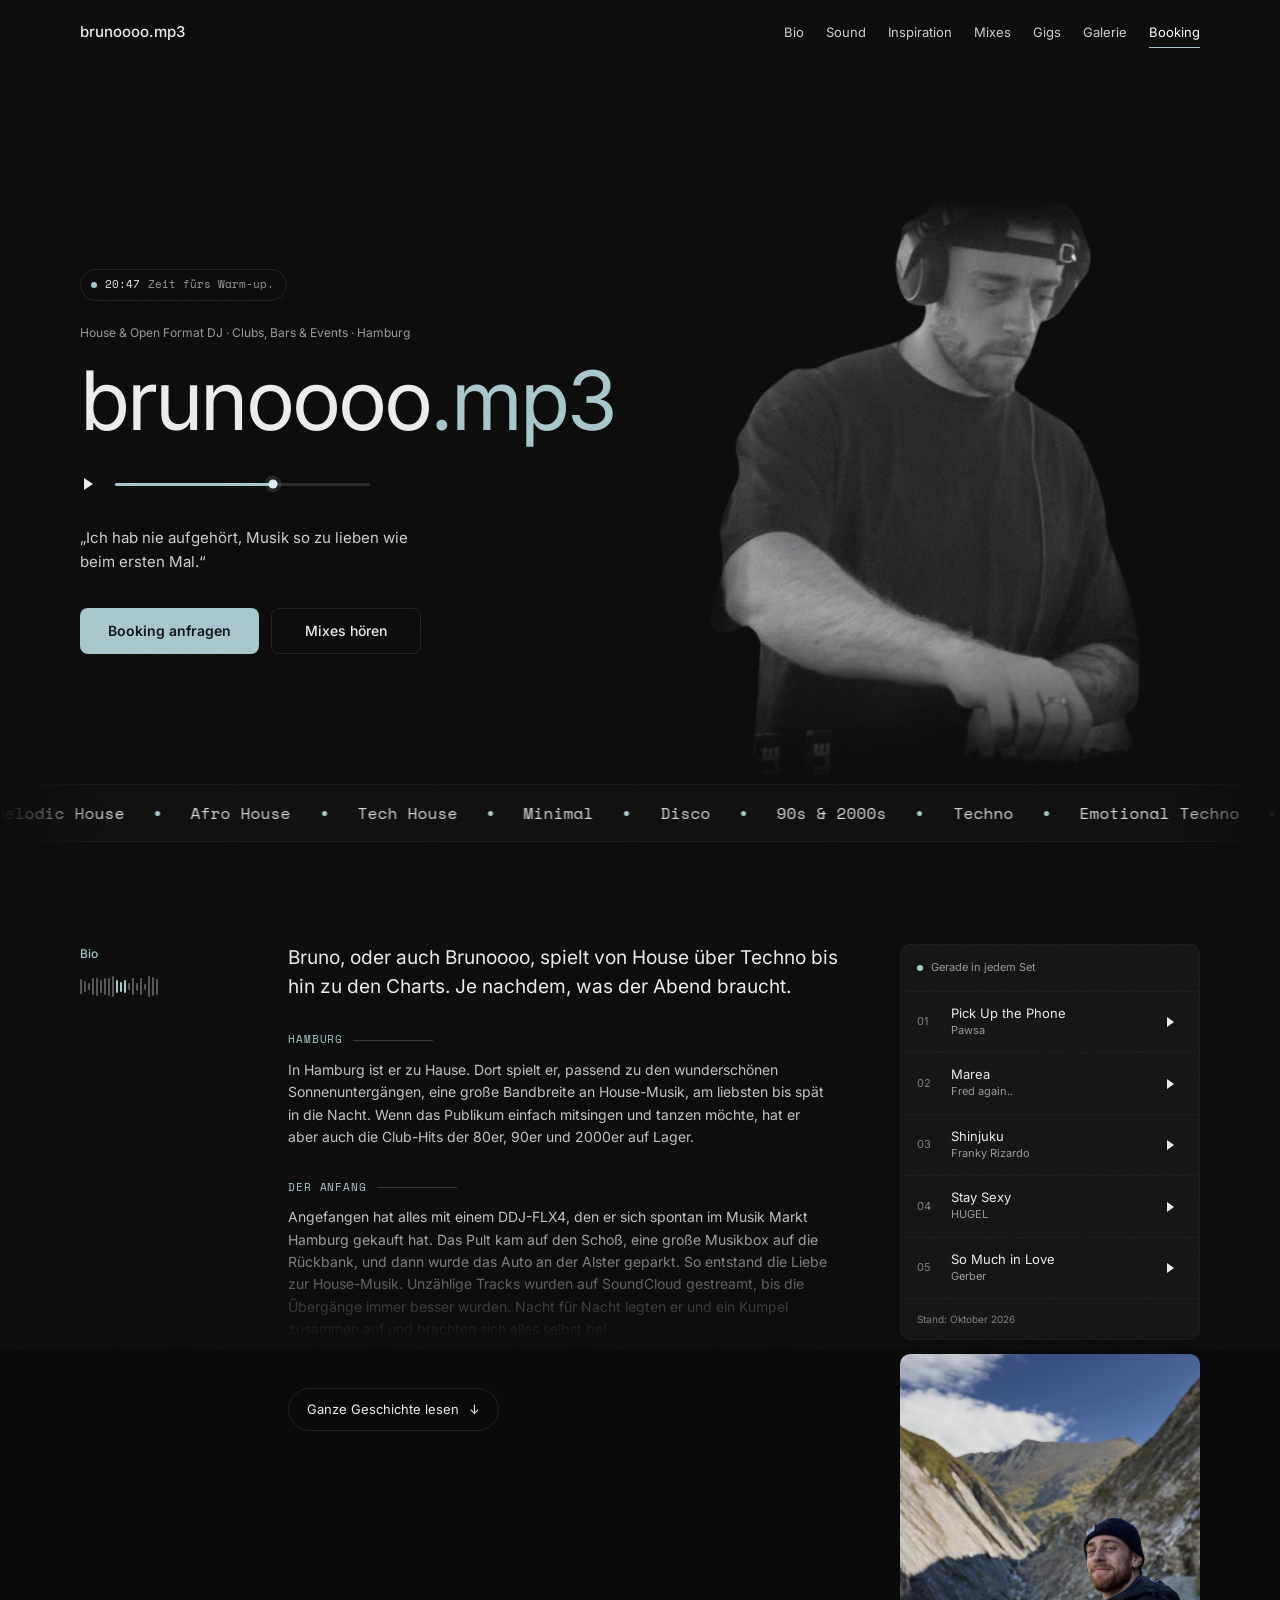
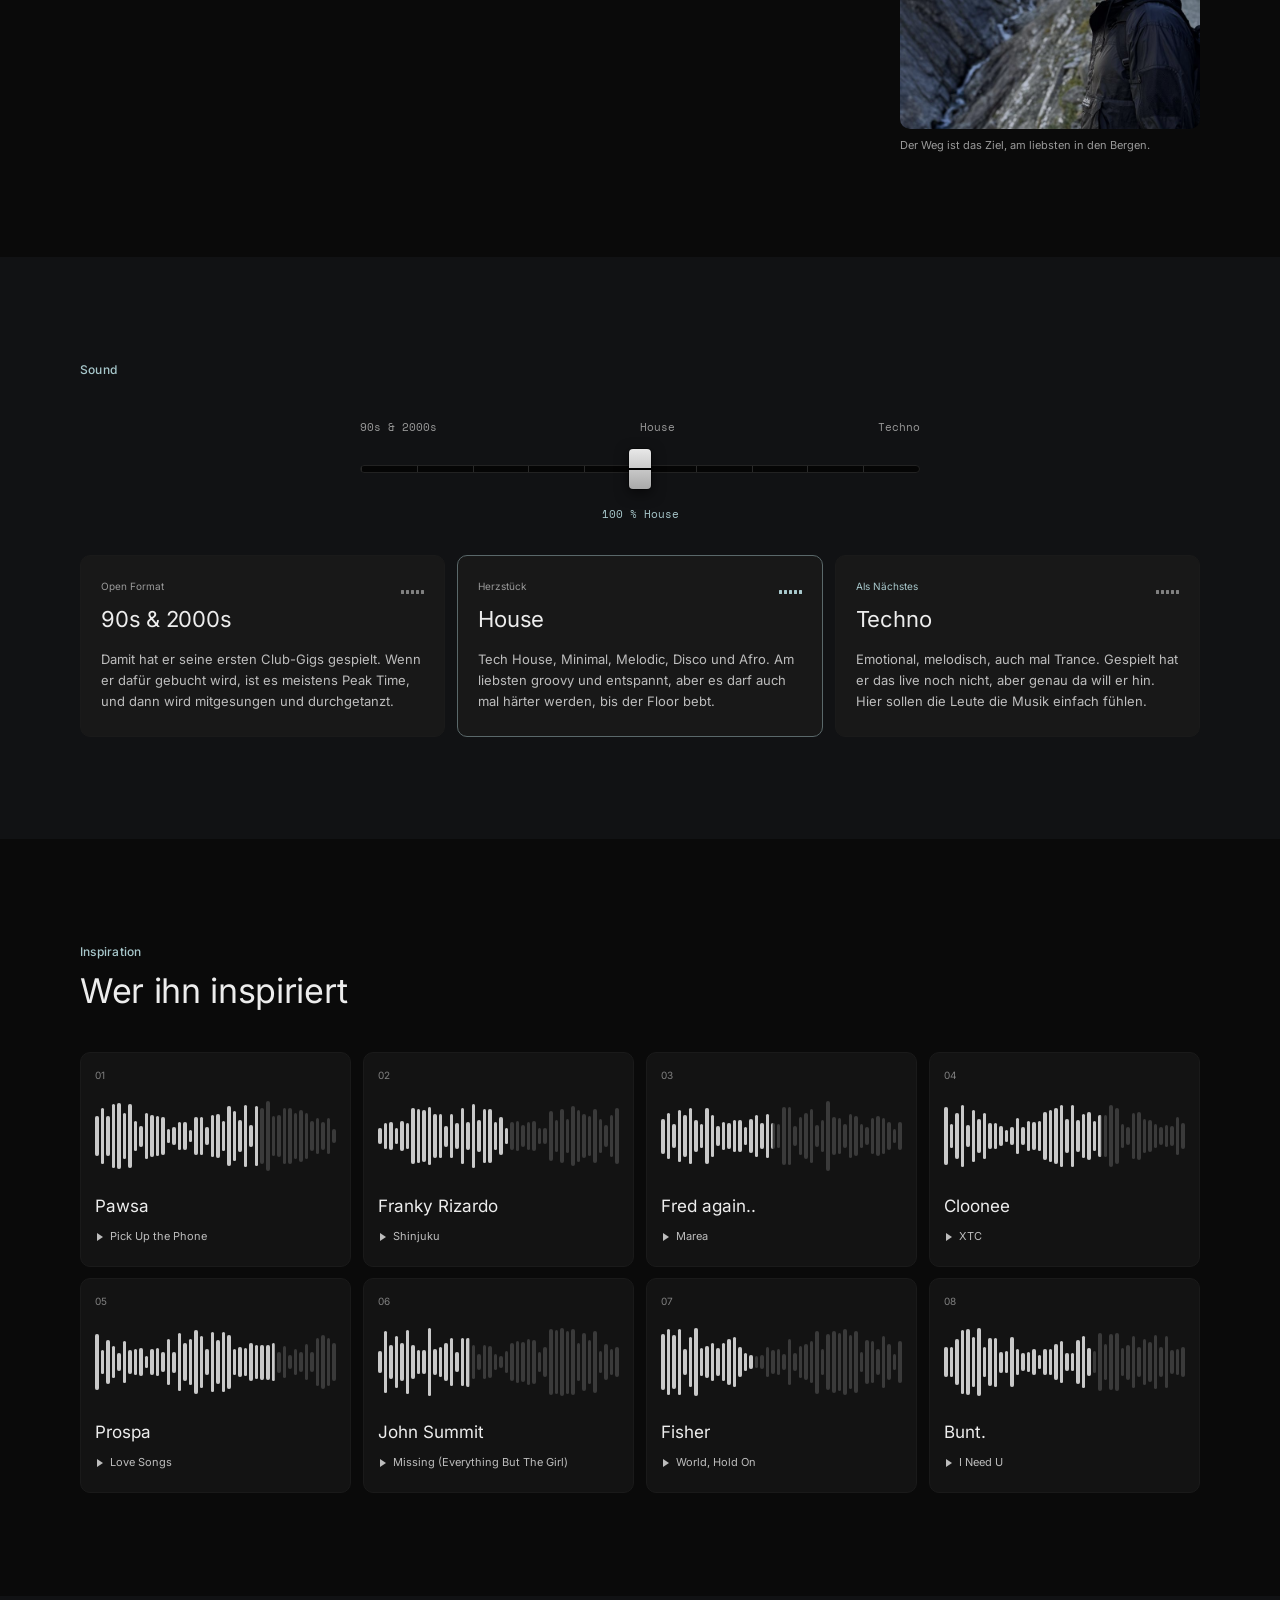
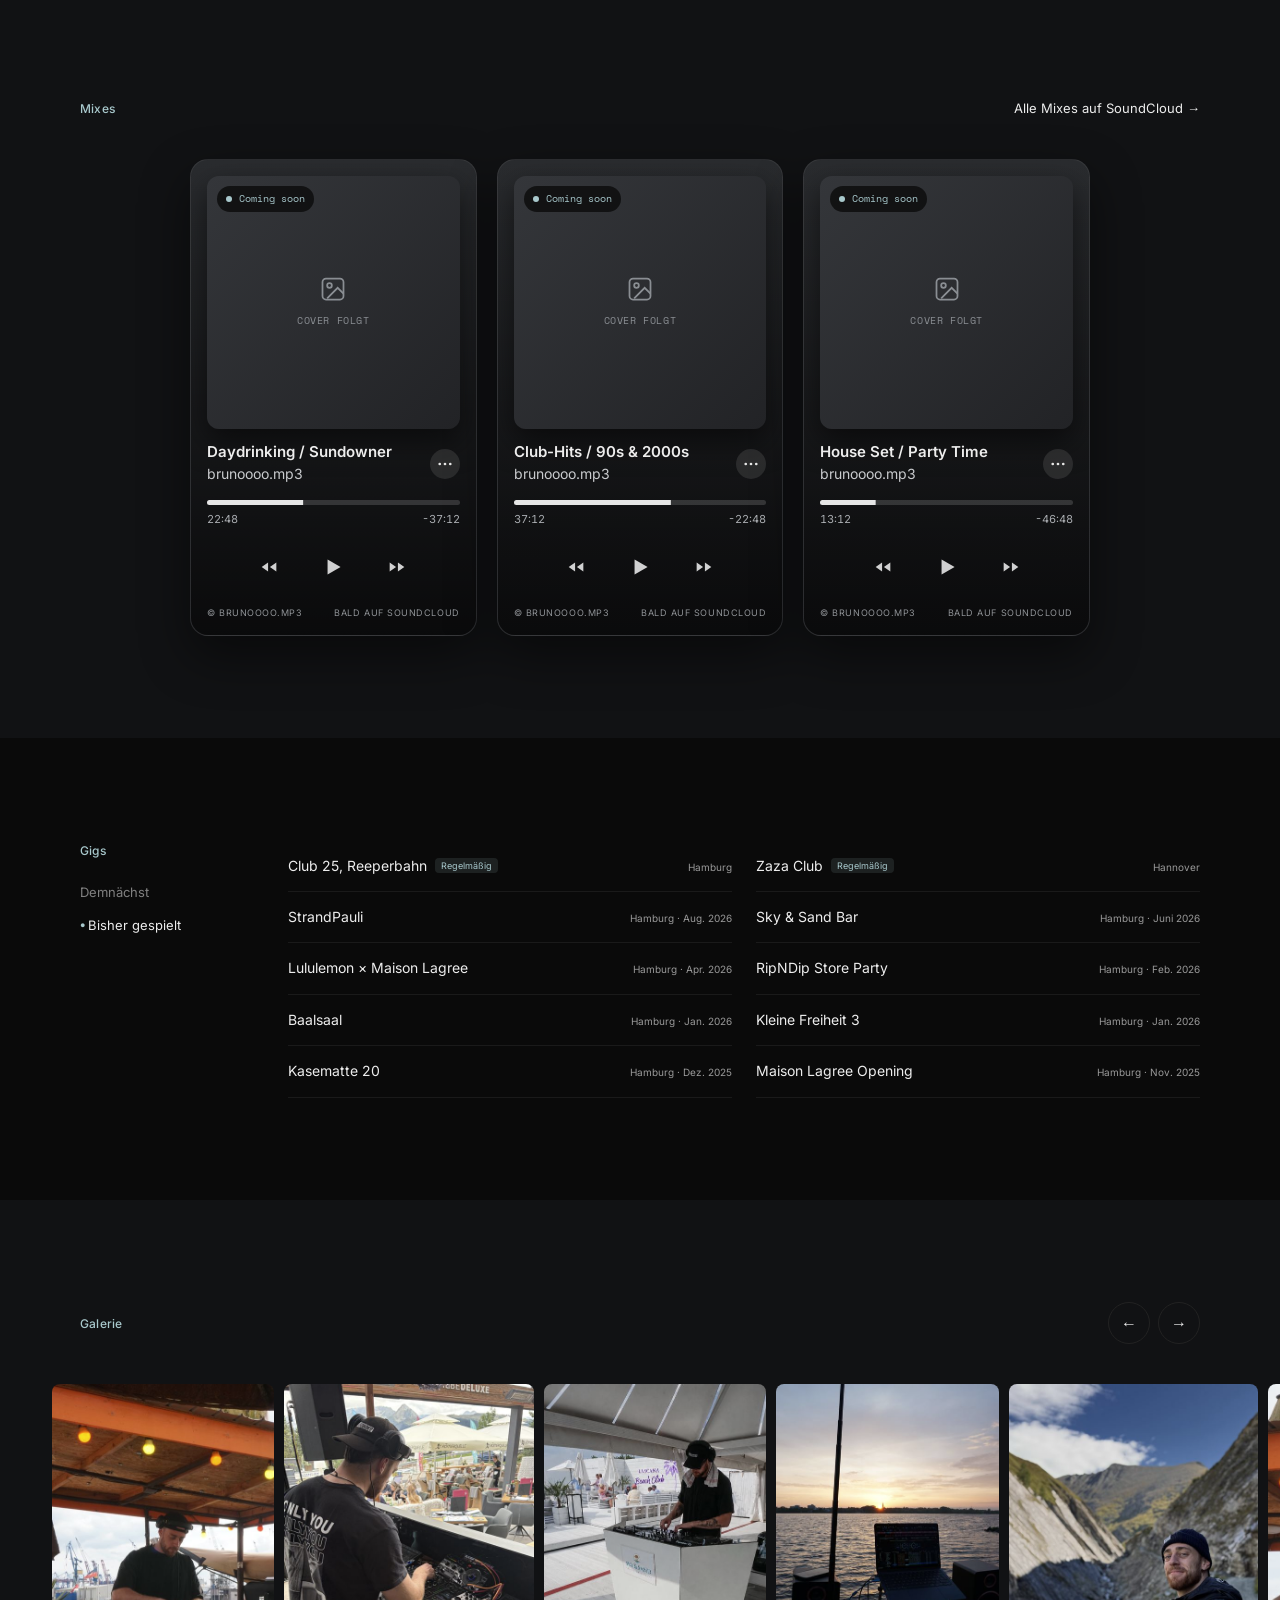
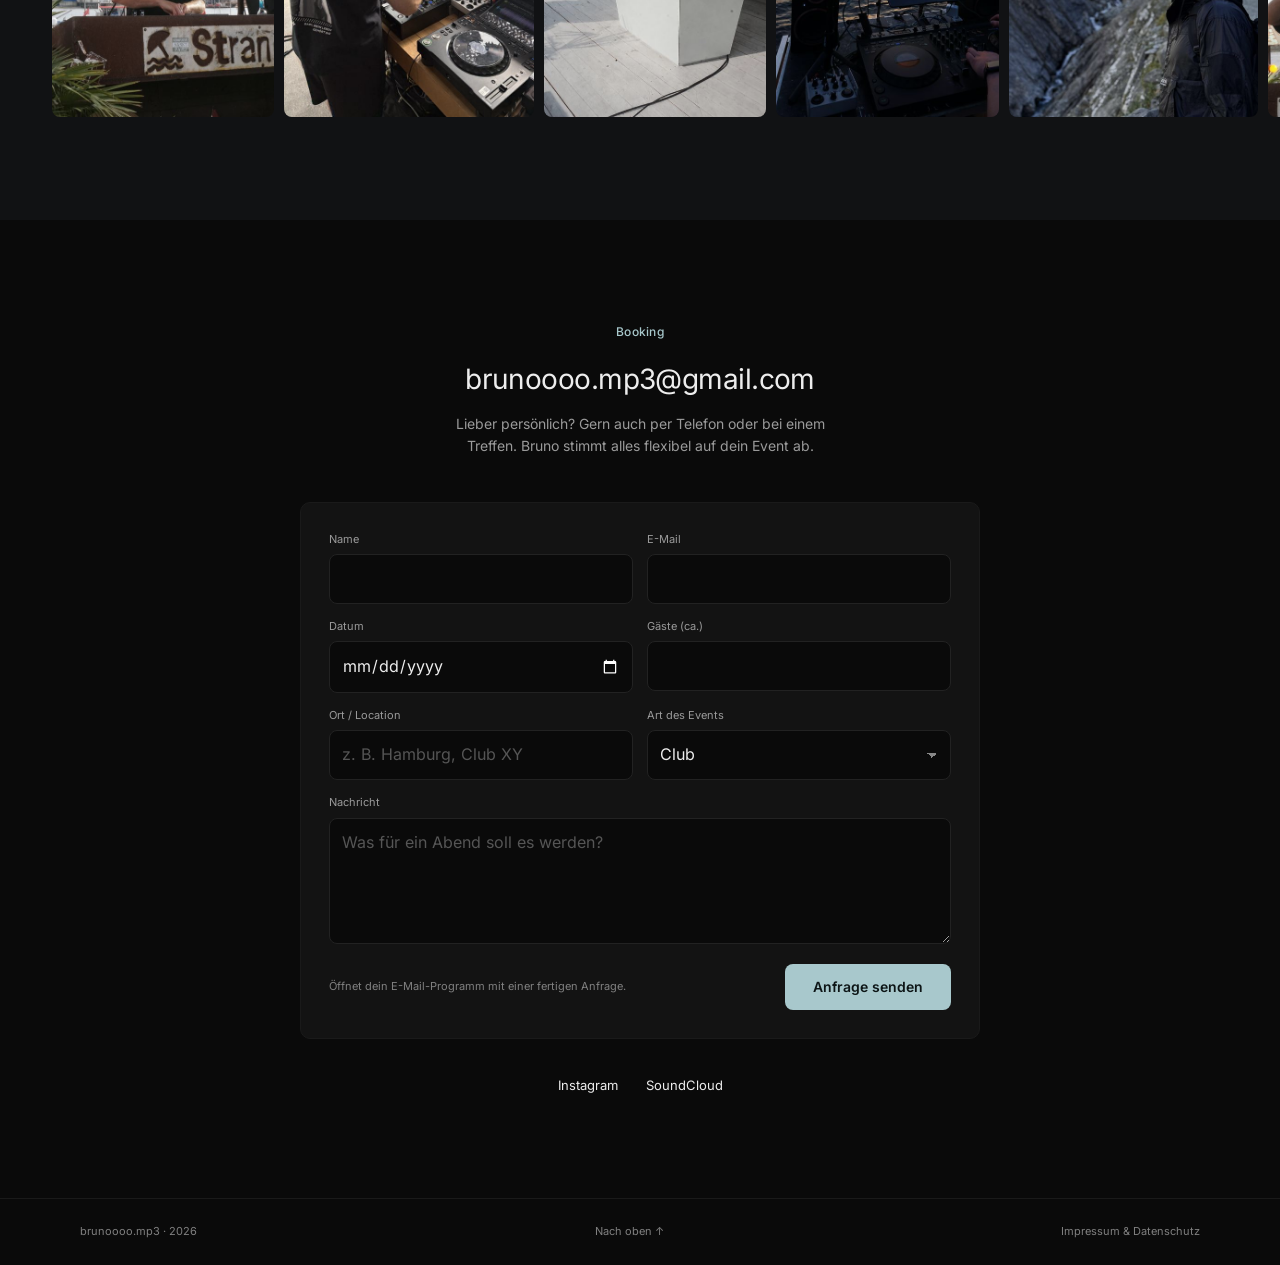
<file: index.html>
<!doctype html>
<html lang="de">
<head>
  <meta charset="utf-8">
  <meta name="viewport" content="width=device-width, initial-scale=1, viewport-fit=cover">
  <title>brunoooo.mp3 – Open Format DJ aus Hamburg</title>
  <meta name="description" content="brunoooo.mp3 – House &amp; Open Format DJ aus Hamburg für Clubs, Bars, Beachclubs und Events. House mit Groove, dazu Club-Hits der 80er, 90er und 2000er. Jetzt Booking anfragen.">
  <meta name="theme-color" content="#0a0a0a">
  <!-- Link-Vorschau (WhatsApp, Instagram, iMessage …). Nach dem Online-Gang og:image und og:url auf die volle Adresse setzen, z. B. https://brunoooo.de/assets/img/og-image.jpg -->
  <meta property="og:type" content="website">
  <meta property="og:locale" content="de_DE">
  <meta property="og:site_name" content="brunoooo.mp3">
  <meta property="og:title" content="brunoooo.mp3 – House &amp; Open Format DJ aus Hamburg">
  <meta property="og:description" content="House mit Groove und Druck, dazu die Club-Hits der 90er und 2000er. Jetzt Booking anfragen.">
  <meta property="og:image" content="assets/img/og-image.jpg">
  <meta property="og:image:width" content="1200">
  <meta property="og:image:height" content="630">
  <meta property="og:image:alt" content="brunoooo.mp3 am DJ-Pult">
  <meta name="twitter:card" content="summary_large_image">
  <link rel="apple-touch-icon" href="assets/img/apple-touch-icon.png">
  <link rel="icon" href="data:image/svg+xml,%3Csvg xmlns='http://www.w3.org/2000/svg' viewBox='0 0 32 32'%3E%3Crect width='32' height='32' rx='8' fill='%230a0a0a'/%3E%3Cg fill='%23a8c8cc'%3E%3Crect x='7' y='12' width='3' height='8' rx='1.5'/%3E%3Crect x='12' y='7' width='3' height='18' rx='1.5'/%3E%3Crect x='17' y='10' width='3' height='12' rx='1.5'/%3E%3Crect x='22' y='13' width='3' height='6' rx='1.5'/%3E%3C/g%3E%3C/svg%3E">
  <link rel="stylesheet" href="css/style.css">
</head>
<body>
  <a class="skip" href="#bio">Zum Inhalt springen</a>

  <!-- ============ NAVIGATION ============ -->
  <header class="nav" id="top">
    <div class="nav__inner">
      <a class="nav__logo" href="#top">brunoooo.mp3</a>
      <nav class="nav__links" aria-label="Hauptnavigation">
        <a href="#bio">Bio</a>
        <a href="#sound">Sound</a>
        <a href="#inspiration">Inspiration</a>
        <a href="#mixes">Mixes</a>
        <a href="#gigs">Gigs</a>
        <a href="#galerie">Galerie</a>
        <a href="#booking">Booking</a>
      </nav>
    </div>
    <div class="scrollbar" aria-hidden="true"><span class="scrollbar__fill"></span></div>
  </header>

  <main>
    <!-- ============ HERO ============ -->
    <section class="hero">
      <div class="hero__inner wrap">
        <div class="hero__text">
          <p class="clock" data-clock></p>
          <p class="eyebrow">House &amp; Open Format DJ · Clubs, Bars &amp; Events · Hamburg</p>
          <h1 class="hero__title">brunoooo<span class="accent">.mp3</span></h1>

          <div class="mini-player" data-hero-player>
            <button class="play" type="button" aria-label="Abspielen"><span class="icon-play"></span></button>
            <div class="mini-player__bar"><span class="mini-player__fill"></span><span class="mini-player__knob"></span></div>
          </div>

          <p class="hero__quote">„Ich hab nie aufgehört, Musik so zu lieben wie beim ersten Mal.“</p>

          <div class="hero__cta">
            <a class="btn btn--primary" href="#booking">Booking anfragen</a>
            <a class="btn btn--ghost" href="#mixes">Mixes hören</a>
          </div>
        </div>

        <div class="hero__photo">
          <!-- Bild austauschen: assets/img/bruno-hero.jpg (am besten freigestellt, schwarzer Hintergrund) -->
          <img src="assets/img/bruno-hero.jpg" alt="Bruno am DJ-Pult mit Kopfhörern" width="760" height="970" fetchpriority="high">
        </div>
      </div>
    </section>

    <div class="stage">
    <!-- ============ GENRE-LAUFBAND ============ -->
    <div class="marquee" aria-label="Genres">
      <div class="marquee__skew"><div class="marquee__track">
        <ul class="marquee__list">
          <li>Melodic House</li><li>Afro House</li><li>Tech House</li><li>Minimal</li><li>Disco</li><li>90s &amp; 2000s</li><li>Techno</li><li>Emotional Techno</li><li>Trance</li>
        </ul>
      </div></div>
    </div>

    <!-- ============ 01 BIO ============ -->
    <section class="section" id="bio">
      <div class="wrap bio">
        <div class="bio__label reveal">
          <p class="label">Bio</p>
          <h2 class="sr-only">Bio</h2>
          <div class="eq" aria-hidden="true"></div>
        </div>

        <div class="bio__text reveal">
          <p class="lead">Bruno, oder auch Brunoooo, spielt von House über Techno bis hin zu den Charts. Je nachdem, was der Abend braucht.</p>
          <div class="chapters chapters--intro">
            <section class="chapter">
              <h3 class="chapter__kicker">Hamburg</h3>
              <p>In Hamburg ist er zu Hause. Dort spielt er, passend zu den wunderschönen Sonnenuntergängen, eine große Bandbreite an House-Musik, am liebsten bis spät in die Nacht. Wenn das Publikum einfach mitsingen und tanzen möchte, hat er aber auch die Club-Hits der 80er, 90er und 2000er auf Lager.</p>
            </section>
            <section class="chapter">
              <h3 class="chapter__kicker">Der Anfang</h3>
              <p>Angefangen hat alles mit einem DDJ-FLX4, den er sich spontan im Musik Markt Hamburg gekauft hat. Das Pult kam auf den Schoß, eine große Musikbox auf die Rückbank, und dann wurde das Auto an der Alster geparkt. So entstand die Liebe zur House-Musik. Unzählige Tracks wurden auf SoundCloud gestreamt, bis die Übergänge immer besser wurden. Nacht für Nacht legten er und ein Kumpel zusammen auf und brachten sich alles selbst bei.</p>
            </section>
          </div>

          <!-- Rest der Geschichte: klappt über „Ganze Geschichte lesen“ auf -->
          <div class="bio__more" id="bio-more" data-bio-more>
            <div class="bio__more-inner chapters">
            <section class="chapter">
              <h3 class="chapter__kicker">Heute</h3>
              <p>Inzwischen ist er auf CDJs zu Hause und würde am liebsten nur noch auf ihnen auflegen. Gespielt hat er schon am StrandPauli, in der Kasematte 20, im Baalsaal und im Club 25. Auch im Zaza Club in Hannover legt er regelmäßig auf. Er steht gern in vollen Clubs, wenn alle mitsingen und tanzen.</p>
              <p>Genauso gern legt er in Bars und Beachclubs auf, auf Firmenevents oder privaten Feiern. Überall da, wo Leute zusammenkommen und ein guter Vibe entsteht. Ob Daydrinking am StrandPauli oder Nachmittag im Sky &amp; Sand Beachclub: Gerade dort passt sein entspannter House perfekt.</p>
              <p>Von den originalen Club-Hits bis zu Oldschool-House-Tracks spielt er alles, was gut ankommt. Im Vordergrund stehen immer der Spaß und ein gelungener Abend, an den sich jeder gern zurückerinnert.</p>
            </section>
            <section class="chapter">
              <h3 class="chapter__kicker">Die Melodie</h3>
              <p>Das Wichtigste in der elektronischen Musik ist für ihn die Melodie, denn sie bleibt den Menschen in Erinnerung. Genau so war es, als er zum ersten Mal Avicii gehört hat. In diesem Moment entstand seine Liebe zur elektronischen Musik.</p>
              <p>Aber auch für andere Genres hat er ein Herz und kennt sich in vielen Musikrichtungen aus. Ob EDM, Club-Hits oder Rap: Er mag es gern oldschool, experimentiert aber ab und zu auch mit einer Mischung aus neuen und alten Hits. Denn wenn man dasselbe Lied zum tausendsten Mal hört, wird es irgendwann langweilig.</p>
            </section>
            <section class="chapter">
              <h3 class="chapter__kicker">Oldschool</h3>
              <p>Doch nicht nur seine Musik ist oldschool, auch sein Auto ist ein Oldtimer. Zum Camper ausgebaut, geht es damit zu Gigs oder in den Urlaub in die Berge. Schnell ist man mit einem alten Camper nicht unterwegs, aber sein Motto lautet:</p>
              <blockquote class="motto"><p>„Der Weg ist das Ziel. Wichtig ist, den Moment zu genießen.“</p></blockquote>
            </section>
            <section class="chapter">
              <h3 class="chapter__kicker">Als Nächstes</h3>
              <p>Was die Zukunft bringt, ist nicht immer planbar. Aber eines steht fest: Er will seine Liebe zum Techno weiter ausbauen und eigene Tracks produzieren …</p>
            </section>
            </div>
          </div>
          <button class="bio__toggle" type="button" data-bio-toggle aria-expanded="false" aria-controls="bio-more" hidden>
            <span data-bio-toggle-label>Ganze Geschichte lesen</span><span class="bio__toggle-icon" aria-hidden="true">↓</span>
          </button>
        </div>

        <div class="bio__side">
        <aside class="card nowplaying reveal" aria-label="Gerade in jedem Set">
          <p class="nowplaying__head"><span class="dot"></span>Gerade in jedem Set</p>
          <ol class="nowplaying__list" data-set-tracks></ol>
          <p class="nowplaying__foot" data-set-updated></p>
        </aside>
        <figure class="bio__photo reveal">
          <img src="assets/img/bio-berge.jpg" alt="Bruno lächelnd beim Wandern in den Bergen" loading="lazy" width="750" height="1000">
          <figcaption>Der Weg ist das Ziel, am liebsten in den Bergen.</figcaption>
        </figure>
        </div>
      </div>
    </section>

    <!-- ============ 02 SOUND ============ -->
    <section class="section section--panel" id="sound">
      <div class="wrap">
        <div class="section__head section__head--row reveal">
          <p class="label">Sound</p>
          <h2 class="sr-only">Sound</h2>
        </div>

        <!-- Crossfader: verschiebt den Fokus zwischen den drei Karten -->
        <div class="fader reveal">
          <div class="fader__labels" aria-hidden="true"><span>90s &amp; 2000s</span><span>House</span><span>Techno</span></div>
          <input class="fader__input" id="fader" type="range" min="0" max="100" step="1" value="50" aria-label="Crossfader zwischen 90s &amp; 2000s, House und Techno" data-fader>
          <p class="fader__readout" data-fader-readout aria-live="polite"></p>
        </div>

        <div class="modes">
          <article class="card mode reveal" data-pos="0" data-name="90s &amp; 2000s" style="--spd:.42s">
            <div class="mode__eq" aria-hidden="true"><i></i><i></i><i></i><i></i><i></i></div>
            <p class="mode__tag">Open Format</p>
            <h3 class="mode__title">90s &amp; 2000s</h3>
            <p class="mode__text">Damit hat er seine ersten Club-Gigs gespielt. Wenn er dafür gebucht wird, ist es meistens Peak Time, und dann wird mitgesungen und durchgetanzt.</p>
          </article>
          <article class="card mode reveal" data-pos="50" data-name="House" style="--spd:.48s">
            <div class="mode__eq" aria-hidden="true"><i></i><i></i><i></i><i></i><i></i></div>
            <p class="mode__tag">Herzstück</p>
            <h3 class="mode__title">House</h3>
            <p class="mode__text">Tech House, Minimal, Melodic, Disco und Afro. Am liebsten groovy und entspannt, aber es darf auch mal härter werden, bis der Floor bebt.</p>
          </article>
          <article class="card mode reveal" data-pos="100" data-name="Techno" style="--spd:.44s">
            <div class="mode__eq" aria-hidden="true"><i></i><i></i><i></i><i></i><i></i></div>
            <p class="mode__tag mode__tag--next">Als Nächstes</p>
            <h3 class="mode__title">Techno</h3>
            <p class="mode__text">Emotional, melodisch, auch mal Trance. Gespielt hat er das live noch nicht, aber genau da will er hin. Hier sollen die Leute die Musik einfach fühlen.</p>
          </article>
        </div>
      </div>
    </section>

    <!-- ============ 03 INSPIRATION ============ -->
    <section class="section" id="inspiration">
      <div class="wrap">
        <div class="section__head reveal">
          <div>
            <p class="label">Inspiration</p>
            <h2 class="h2">Wer ihn inspiriert</h2>
          </div>
        </div>

        <!-- Lieblingstracks eintragen: data-track="Titel" -->
        <div class="artists">
          <article class="card artist reveal" data-artist="Pawsa" data-track="Pick Up the Phone"></article>
          <article class="card artist reveal" data-artist="Franky Rizardo" data-track="Shinjuku"></article>
          <article class="card artist reveal" data-artist="Fred again.." data-track="Marea"></article>
          <article class="card artist reveal" data-artist="Cloonee" data-track="XTC"></article>
          <article class="card artist reveal" data-artist="Prospa" data-track="Love Songs"></article>
          <article class="card artist reveal" data-artist="John Summit" data-track="Missing (Everything But The Girl)"></article>
          <article class="card artist reveal" data-artist="Fisher" data-track="World, Hold On"></article>
          <article class="card artist reveal" data-artist="Bunt." data-track="I Need U"></article>
        </div>
      </div>
    </section>

    <!-- ============ 04 MIXES ============ -->
    <section class="section section--panel" id="mixes">
      <div class="wrap">
        <div class="section__head section__head--row reveal">
          <p class="label">Mixes</p>
          <a class="link-arrow" data-link="soundcloud" href="#">Alle Mixes auf SoundCloud <span aria-hidden="true">→</span></a>
        </div>
        <div class="mixes" data-mixes></div>
      </div>
    </section>

    <!-- ============ 05 GIGS ============ -->
    <section class="section" id="gigs">
      <div class="wrap gigs">
        <div class="gigs__side reveal">
          <p class="label">Gigs</p>
          <div class="tabs" role="tablist" aria-label="Gigs filtern">
            <button class="tab is-active" role="tab" aria-selected="true" data-tab="upcoming" aria-controls="gigs-panel">Demnächst</button>
            <button class="tab" role="tab" aria-selected="false" data-tab="past" aria-controls="gigs-panel">Bisher gespielt</button>
          </div>
        </div>
        <div class="gigs__list reveal" id="gigs-panel" role="tabpanel" data-gigs aria-live="polite"></div>
      </div>
    </section>

    <!-- ============ 06 GALERIE ============ -->
    <!-- Fotos werden aus js/content.js → „gallery“ geladen -->
    <section class="section section--panel" id="galerie">
      <div class="wrap">
        <div class="section__head section__head--row reveal">
          <p class="label">Galerie</p>
          <div class="story__nav">
            <button class="story__btn" type="button" data-gal-step="-1" aria-label="Zurück">←</button>
            <button class="story__btn" type="button" data-gal-step="1" aria-label="Weiter">→</button>
          </div>
        </div>
      </div>
      <div class="gallery reveal" data-gallery tabindex="0" aria-label="Fotos, seitlich scrollbar. Antippen zum Vergrößern"></div>
    </section>

    <dialog class="lightbox" data-lightbox aria-label="Foto-Ansicht">
      <button class="lightbox__close" type="button" data-lb-close aria-label="Schließen">✕</button>
      <button class="lightbox__nav lightbox__nav--prev" type="button" data-lb-step="-1" aria-label="Vorheriges Foto">←</button>
      <figure class="lightbox__figure">
        <img data-lb-img alt="">
        <figcaption class="lightbox__caption"><span data-lb-caption></span><span class="lightbox__count" data-lb-count></span></figcaption>
      </figure>
      <button class="lightbox__nav lightbox__nav--next" type="button" data-lb-step="1" aria-label="Nächstes Foto">→</button>
    </dialog>

    <!-- ============ 07 BOOKING ============ -->
    <section class="section section--booking" id="booking">
      <div class="wrap booking">
        <p class="label reveal">Booking</p>
        <div class="booking__mailrow reveal">
          <a class="booking__mail" data-link="email" href="#">brunoooo.mp3@gmail.com</a>
        </div>
        <p class="booking__note reveal">Lieber persönlich? Gern auch per Telefon oder bei einem Treffen. Bruno stimmt alles flexibel auf dein Event ab.</p>

        <form class="card form reveal" data-booking-form novalidate>
          <div class="form__grid">
            <label class="field"><span>Name</span><input id="f-name" name="name" type="text" autocomplete="name" required></label>
            <label class="field"><span>E-Mail</span><input id="f-email" name="email" type="email" autocomplete="email" required></label>
            <label class="field field--half"><span>Datum</span><input id="f-date" name="date" type="date"></label>
            <label class="field field--half"><span>Gäste (ca.)</span><input id="f-guests" name="guests" type="number" min="1" inputmode="numeric"></label>
            <label class="field"><span>Ort / Location</span><input id="f-location" name="location" type="text" placeholder="z. B. Hamburg, Club XY"></label>
            <label class="field"><span>Art des Events</span>
              <select id="f-type" name="type">
                <option>Club</option><option>Bar</option><option>Firmenevent</option><option>Private Event</option><option>Festival</option><option>Sonstiges</option>
              </select>
            </label>
            <label class="field field--full"><span>Nachricht</span><textarea id="f-message" name="message" rows="4" placeholder="Was für ein Abend soll es werden?"></textarea></label>
          </div>
          <div class="form__foot">
            <p class="form__hint">Öffnet dein E-Mail-Programm mit einer fertigen Anfrage.</p>
            <button class="btn btn--primary" type="submit">Anfrage senden</button>
          </div>
          <p class="form__error" data-form-error role="alert"></p>
        </form>

        <div class="socials reveal">
          <a data-link="instagram" href="#">Instagram</a>
          <a data-link="soundcloud" href="#">SoundCloud</a>
        </div>
      </div>
    </section>
    </div>
  </main>

  <footer class="footer">
    <div class="wrap footer__inner">
      <span>brunoooo.mp3 · <span data-year>2026</span></span>
      <a href="#top" class="footer__top">Nach oben ↑</a>
      <a href="impressum.html">Impressum &amp; Datenschutz</a>
    </div>
  </footer>

  <!-- Easter Egg: 4× aufs Logo klicken oder „oooo“ tippen -->
  <div class="camper" data-camper hidden aria-hidden="true">
    <svg viewBox="0 0 120 64" width="120" height="64">
      <rect x="6" y="10" width="104" height="38" rx="12" fill="#e9e6df"/>
      <rect x="6" y="30" width="104" height="18" rx="4" fill="#a8c8cc"/>
      <path d="M6 30h104" stroke="#0a0a0a" stroke-width="2"/>
      <rect x="18" y="16" width="20" height="12" rx="3" fill="#0a0a0a"/>
      <rect x="44" y="16" width="20" height="12" rx="3" fill="#0a0a0a"/>
      <rect x="70" y="16" width="16" height="12" rx="3" fill="#0a0a0a"/>
      <path d="M92 16h10a6 6 0 0 1 6 6v6H92z" fill="#0a0a0a"/>
      <circle cx="58" cy="38" r="4" fill="#e9e6df"/>
      <circle class="camper__wheel" cx="30" cy="50" r="8" fill="#0a0a0a" stroke="#555" stroke-width="3"/>
      <circle class="camper__wheel" cx="90" cy="50" r="8" fill="#0a0a0a" stroke="#555" stroke-width="3"/>
    </svg>
    <span class="camper__say">Muss nicht neu sein. Muss laufen.</span>
  </div>

  <script src="js/content.js"></script>
  <script src="js/main.js"></script>
</body>
</html>
</file>
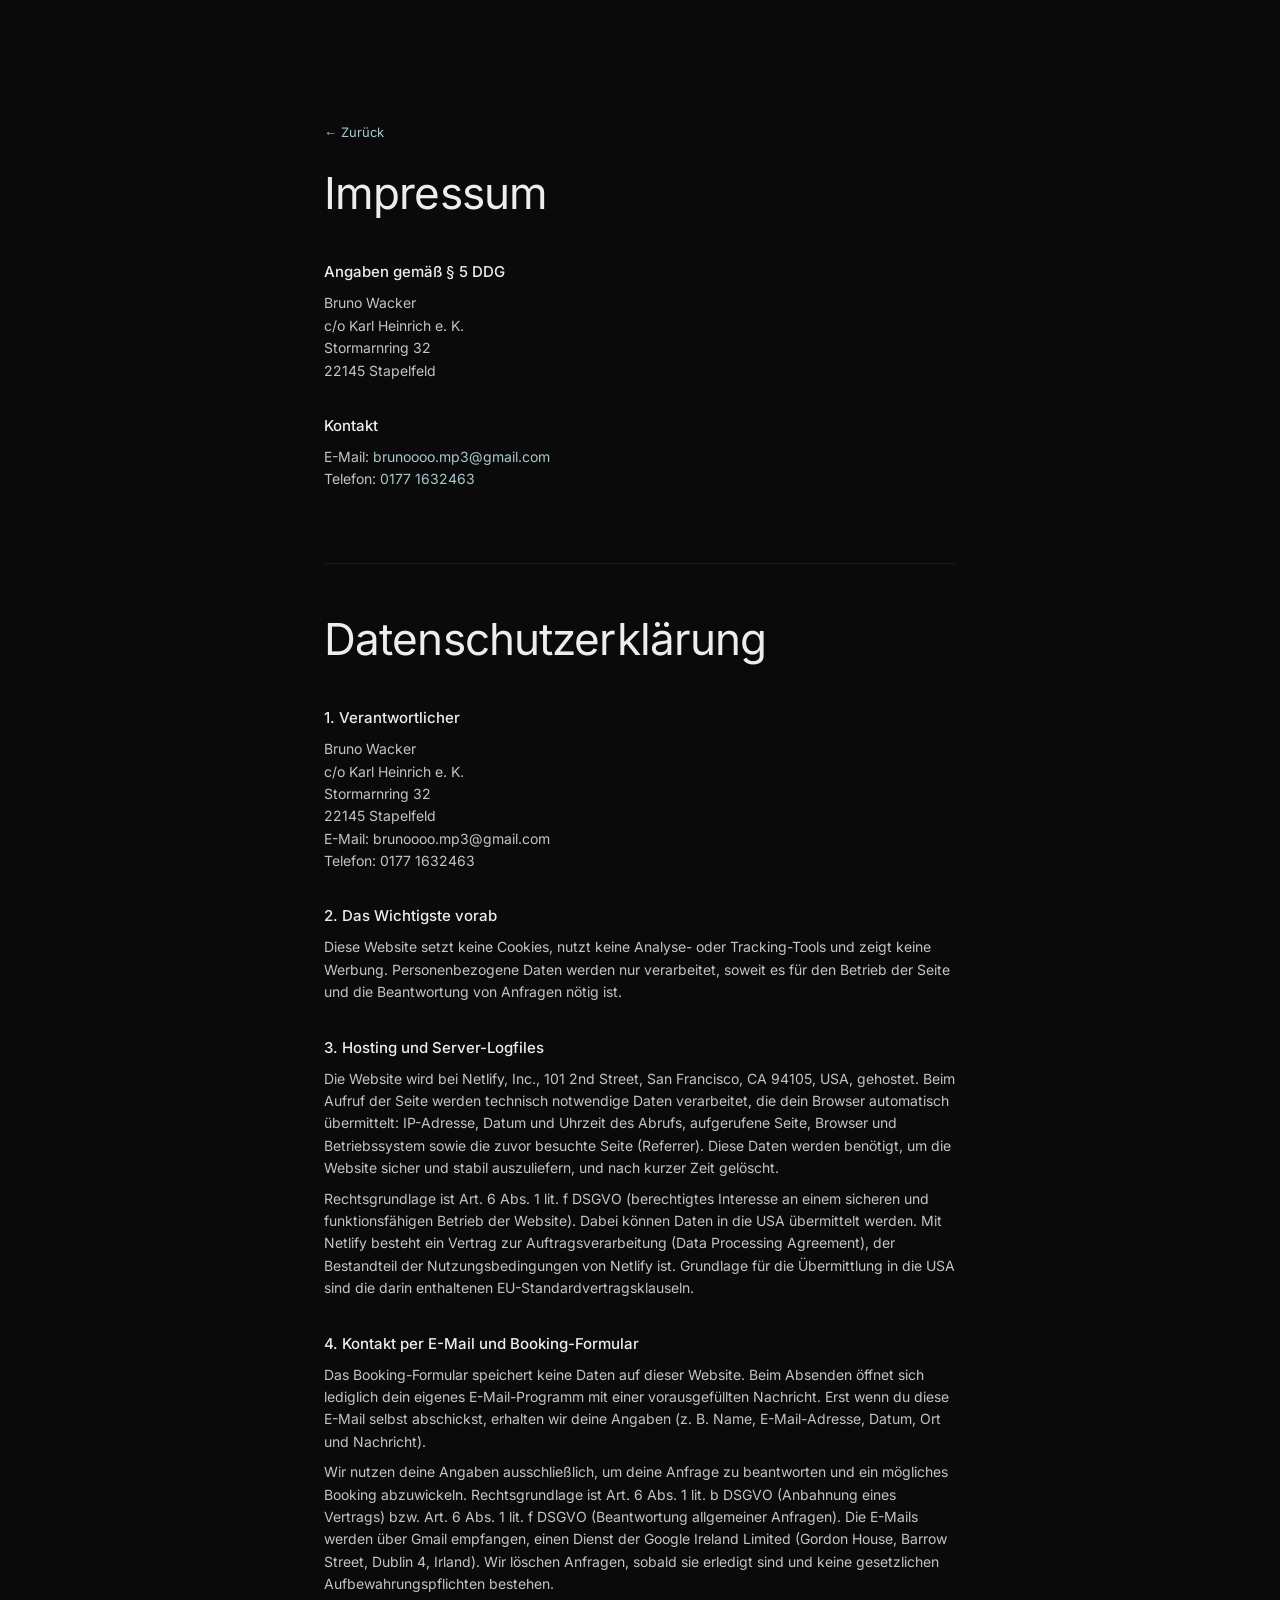
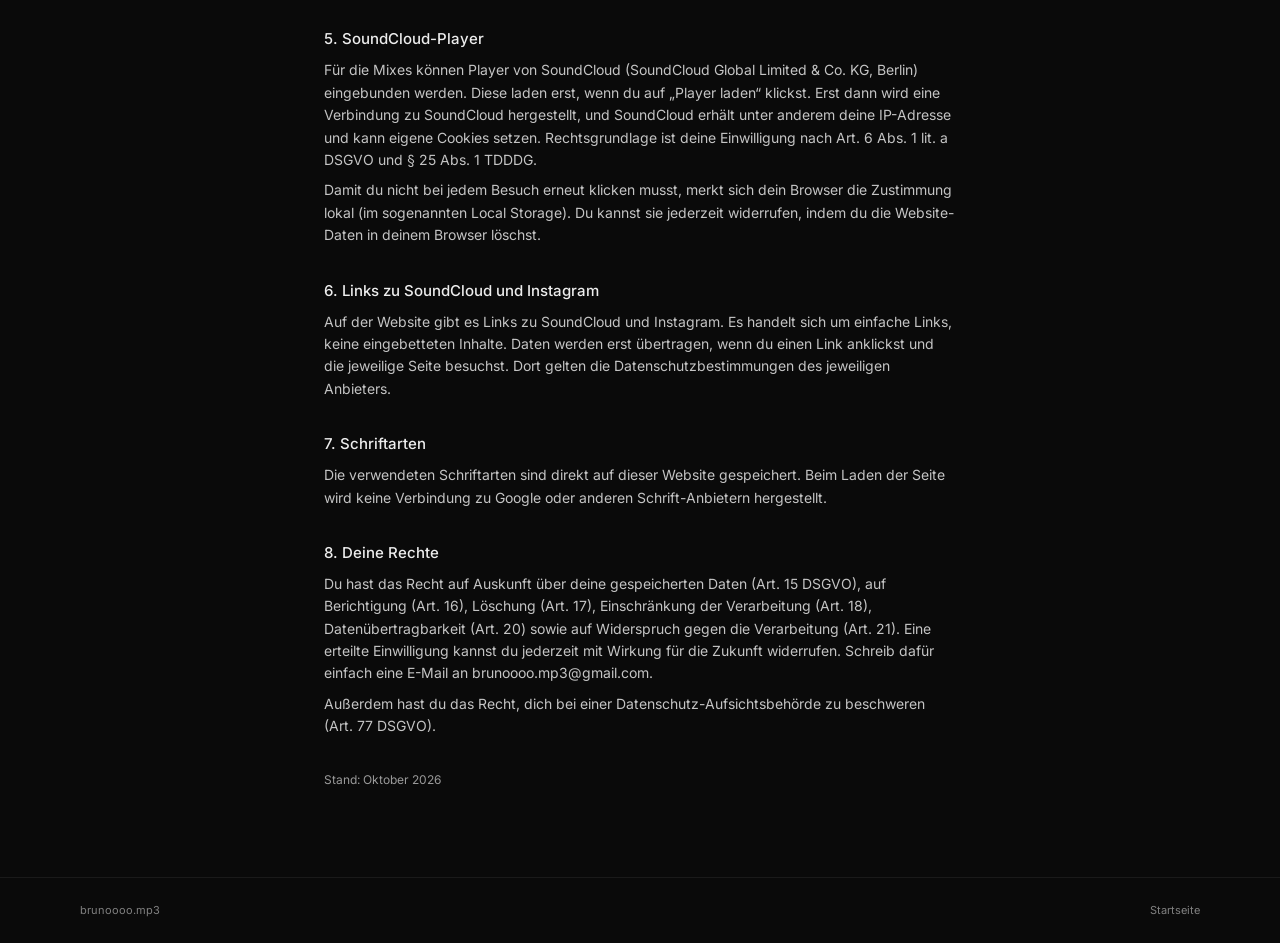
<file: impressum.html>
<!doctype html>
<html lang="de">
<head>
  <meta charset="utf-8">
  <meta name="viewport" content="width=device-width, initial-scale=1">
  <title>Impressum – brunoooo.mp3</title>
  <meta name="robots" content="noindex">
  <meta name="theme-color" content="#0a0a0a">
  <link rel="stylesheet" href="css/style.css">
  <style>
    .legal { padding-block: 120px 80px; max-width: 728px; }
    .legal h1 { font-size: clamp(30px, 6vw, 44px); font-weight: 400; letter-spacing: -.02em; margin: 14px 0 32px; }
    .legal h2 { font-size: 15px; font-weight: 500; margin: 32px 0 8px; }
    .legal__h1--second { margin-top: 72px !important; padding-top: 40px; border-top: 1px solid var(--line-soft); }
    .legal__date { margin-top: 32px !important; color: var(--muted) !important; font-size: 12px !important; }
    .legal a { color: var(--accent); }
    .legal p { color: #c4c4c4; font-size: 14px; margin: 0 0 8px; }
  </style>
</head>
<body>
  <main class="wrap legal">
    <a class="link-arrow" href="index.html"><span aria-hidden="true">←</span> Zurück</a>
    <h1>Impressum</h1>

    <h2>Angaben gemäß § 5 DDG</h2>
    <p>Bruno Wacker<br>c/o Karl Heinrich e. K.<br>Stormarnring 32<br>22145 Stapelfeld</p>

    <h2>Kontakt</h2>
    <p>E-Mail: <a href="mailto:brunoooo.mp3@gmail.com">brunoooo.mp3@gmail.com</a><br>Telefon: <a href="tel:+491771632463">0177 1632463</a></p>

    <!-- Nur einfügen, falls vorhanden:
    <h2>Umsatzsteuer-ID</h2>
    <p>Umsatzsteuer-Identifikationsnummer gemäß § 27a UStG: [DE…]</p>
    -->

    <h1 id="datenschutz" class="legal__h1--second">Datenschutzerklärung</h1>

    <h2>1. Verantwortlicher</h2>
    <p>Bruno Wacker<br>c/o Karl Heinrich e. K.<br>Stormarnring 32<br>22145 Stapelfeld<br>E-Mail: brunoooo.mp3@gmail.com<br>Telefon: 0177 1632463</p>

    <h2>2. Das Wichtigste vorab</h2>
    <p>Diese Website setzt keine Cookies, nutzt keine Analyse- oder Tracking-Tools und zeigt keine Werbung. Personenbezogene Daten werden nur verarbeitet, soweit es für den Betrieb der Seite und die Beantwortung von Anfragen nötig ist.</p>

    <h2>3. Hosting und Server-Logfiles</h2>
    <p>Die Website wird bei Netlify, Inc., 101 2nd Street, San Francisco, CA 94105, USA, gehostet. Beim Aufruf der Seite werden technisch notwendige Daten verarbeitet, die dein Browser automatisch übermittelt: IP-Adresse, Datum und Uhrzeit des Abrufs, aufgerufene Seite, Browser und Betriebssystem sowie die zuvor besuchte Seite (Referrer). Diese Daten werden benötigt, um die Website sicher und stabil auszuliefern, und nach kurzer Zeit gelöscht.</p>
    <p>Rechtsgrundlage ist Art. 6 Abs. 1 lit. f DSGVO (berechtigtes Interesse an einem sicheren und funktionsfähigen Betrieb der Website). Dabei können Daten in die USA übermittelt werden. Mit Netlify besteht ein Vertrag zur Auftragsverarbeitung (Data Processing Agreement), der Bestandteil der Nutzungsbedingungen von Netlify ist. Grundlage für die Übermittlung in die USA sind die darin enthaltenen EU-Standardvertragsklauseln.</p>

    <h2>4. Kontakt per E-Mail und Booking-Formular</h2>
    <p>Das Booking-Formular speichert keine Daten auf dieser Website. Beim Absenden öffnet sich lediglich dein eigenes E-Mail-Programm mit einer vorausgefüllten Nachricht. Erst wenn du diese E-Mail selbst abschickst, erhalten wir deine Angaben (z. B. Name, E-Mail-Adresse, Datum, Ort und Nachricht).</p>
    <p>Wir nutzen deine Angaben ausschließlich, um deine Anfrage zu beantworten und ein mögliches Booking abzuwickeln. Rechtsgrundlage ist Art. 6 Abs. 1 lit. b DSGVO (Anbahnung eines Vertrags) bzw. Art. 6 Abs. 1 lit. f DSGVO (Beantwortung allgemeiner Anfragen). Die E-Mails werden über Gmail empfangen, einen Dienst der Google Ireland Limited (Gordon House, Barrow Street, Dublin 4, Irland). Wir löschen Anfragen, sobald sie erledigt sind und keine gesetzlichen Aufbewahrungspflichten bestehen.</p>

    <h2>5. SoundCloud-Player</h2>
    <p>Für die Mixes können Player von SoundCloud (SoundCloud Global Limited &amp; Co. KG, Berlin) eingebunden werden. Diese laden erst, wenn du auf „Player laden“ klickst. Erst dann wird eine Verbindung zu SoundCloud hergestellt, und SoundCloud erhält unter anderem deine IP-Adresse und kann eigene Cookies setzen. Rechtsgrundlage ist deine Einwilligung nach Art. 6 Abs. 1 lit. a DSGVO und § 25 Abs. 1 TDDDG.</p>
    <p>Damit du nicht bei jedem Besuch erneut klicken musst, merkt sich dein Browser die Zustimmung lokal (im sogenannten Local Storage). Du kannst sie jederzeit widerrufen, indem du die Website-Daten in deinem Browser löschst.</p>

    <h2>6. Links zu SoundCloud und Instagram</h2>
    <p>Auf der Website gibt es Links zu SoundCloud und Instagram. Es handelt sich um einfache Links, keine eingebetteten Inhalte. Daten werden erst übertragen, wenn du einen Link anklickst und die jeweilige Seite besuchst. Dort gelten die Datenschutzbestimmungen des jeweiligen Anbieters.</p>

    <h2>7. Schriftarten</h2>
    <p>Die verwendeten Schriftarten sind direkt auf dieser Website gespeichert. Beim Laden der Seite wird keine Verbindung zu Google oder anderen Schrift-Anbietern hergestellt.</p>

    <h2>8. Deine Rechte</h2>
    <p>Du hast das Recht auf Auskunft über deine gespeicherten Daten (Art. 15 DSGVO), auf Berichtigung (Art. 16), Löschung (Art. 17), Einschränkung der Verarbeitung (Art. 18), Datenübertragbarkeit (Art. 20) sowie auf Widerspruch gegen die Verarbeitung (Art. 21). Eine erteilte Einwilligung kannst du jederzeit mit Wirkung für die Zukunft widerrufen. Schreib dafür einfach eine E-Mail an brunoooo.mp3@gmail.com.</p>
    <p>Außerdem hast du das Recht, dich bei einer Datenschutz-Aufsichtsbehörde zu beschweren (Art. 77 DSGVO).</p>

    <p class="legal__date">Stand: Oktober 2026</p>
  </main>
  <footer class="footer">
    <div class="wrap footer__inner"><span>brunoooo.mp3</span><a href="index.html">Startseite</a></div>
  </footer>
</body>
</html>
</file>
<file: css/style.css>
/* ==========================================================================
   brunoooo.mp3
   ========================================================================== */

/* Schriften lokal eingebunden (keine Verbindung zu Google, DSGVO-freundlich) */
@font-face { font-family: "Inter"; font-style: normal; font-weight: 400 600; font-display: swap; src: url("../assets/fonts/inter-latin.woff2") format("woff2"); }
@font-face { font-family: "Space Mono"; font-style: normal; font-weight: 400; font-display: swap; src: url("../assets/fonts/space-mono-latin.woff2") format("woff2"); }

:root {
  --bg: #0a0a0a;
  --bg-2: #0e0e0e;
  --card: #131313;
  --card-2: #181818;
  --panel: #111214;
  --line: #222;
  --line-soft: #1a1a1a;
  --text: #ededed;
  --muted: #9a9a9a;
  --dim: #808080;
  --accent: #a8c8cc;
  --accent-ink: #0d1516;

  --font: "Inter", "Helvetica Neue", Arial, sans-serif;
  --mono: "Space Mono", ui-monospace, "SFMono-Regular", Menlo, monospace;

  --wrap: 1120px;
  --gutter: clamp(16px, 5vw, 48px);
  --radius: 10px;
  --nav-h: 64px;
  --section-y: clamp(56px, 8vw, 104px);
}

*, *::before, *::after { box-sizing: border-box; }
html { scroll-behavior: smooth; scroll-padding-top: calc(var(--nav-h) + 16px); -webkit-text-size-adjust: 100%; }
body {
  margin: 0;
  background: var(--bg);
  color: var(--text);
  font-family: var(--font);
  font-size: 15px;
  line-height: 1.6;
  -webkit-font-smoothing: antialiased;
  overflow-x: hidden;
}
img { display: block; max-width: 100%; height: auto; }
a { color: inherit; text-decoration: none; }
button { font: inherit; color: inherit; background: none; border: 0; cursor: pointer; padding: 0; }
::selection { background: var(--accent); color: var(--accent-ink); }
:focus-visible { outline: 2px solid var(--accent); outline-offset: 3px; border-radius: 4px; }

.wrap { width: 100%; max-width: calc(var(--wrap) + 2 * var(--gutter)); margin: 0 auto; padding: 0 var(--gutter); }
.accent { color: var(--accent); }
.sr-only { position: absolute; width: 1px; height: 1px; padding: 0; margin: -1px; overflow: hidden; clip: rect(0 0 0 0); white-space: nowrap; border: 0; }
.skip { position: absolute; left: -9999px; top: 8px; z-index: 100; background: var(--accent); color: var(--accent-ink); padding: 8px 14px; border-radius: 6px; }
.skip:focus { left: 8px; }

.label { margin: 0; font-size: 12px; font-weight: 500; color: var(--accent); letter-spacing: .02em; }
.eyebrow { margin: 0 0 18px; font-size: 12px; color: var(--muted); }
.h2 { margin: 10px 0 0; font-size: clamp(24px, 3.2vw, 34px); font-weight: 400; letter-spacing: -.01em; line-height: 1.2; }

/* ---------- Buttons ---------- */
.btn {
  display: inline-flex; align-items: center; justify-content: center;
  min-height: 46px; padding: 0 28px; border-radius: 8px;
  font-size: 14px; font-weight: 600; white-space: nowrap;
  transition: transform .2s ease, background-color .2s ease, border-color .2s ease, color .2s ease;
}
.btn:active { transform: scale(.97); }
.btn--primary { background: var(--accent); color: var(--accent-ink); }
.btn--primary:hover { background: #bcd8db; }
.btn--ghost { border: 1px solid var(--line); color: var(--text); font-weight: 500; }
.btn--ghost:hover { border-color: #444; background: #111; }
.btn--light { background: #f2f2f2; color: #111; }
.btn--light:hover { background: #fff; }
.btn--sm { min-height: 38px; padding: 0 18px; font-size: 12px; }

.play {
  display: inline-grid; place-items: center; flex: none;
  width: 32px; height: 32px; border-radius: 50%;
  transition: background-color .2s ease;
}
.play:hover { background: #ffffff12; }
.icon-play {
  width: 0; height: 0;
  border-left: 9px solid currentColor; border-top: 6px solid transparent; border-bottom: 6px solid transparent;
  margin-left: 2px;
}
.is-playing .icon-play {
  width: 9px; height: 11px; margin: 0;
  border: 0; border-left: 3px solid currentColor; border-right: 3px solid currentColor;
}

.card { background: var(--card); border: 1px solid var(--line-soft); border-radius: var(--radius); }

/* ---------- Navigation ---------- */
.nav {
  position: fixed; inset: 0 0 auto; z-index: 50;
  transition: background-color .3s ease, border-color .3s ease;
  border-bottom: 1px solid transparent;
  padding-top: env(safe-area-inset-top);
}
.nav.is-scrolled { background: rgba(10, 10, 10, .78); -webkit-backdrop-filter: blur(14px); backdrop-filter: blur(14px); border-color: var(--line-soft); }
.nav__inner {
  max-width: calc(var(--wrap) + 2 * var(--gutter)); margin: 0 auto; padding: 0 var(--gutter);
  height: var(--nav-h); display: flex; align-items: center; justify-content: space-between; gap: 24px;
}
.nav__logo { font-size: 15px; font-weight: 500; flex: none; }
.nav__links { display: flex; gap: 22px; font-size: 13px; }
.nav__links a { position: relative; color: #cfcfcf; padding: 6px 0; transition: color .2s ease; }
.nav__links a::after {
  content: ""; position: absolute; left: 0; right: 0; bottom: 0; height: 1px;
  background: var(--accent); transform: scaleX(0); transform-origin: left; transition: transform .25s ease;
}
.nav__links a:hover, .nav__links a.is-active { color: #fff; }
.nav__links a.is-active::after { transform: scaleX(1); }

/* ---------- Hero ---------- */
.hero { position: relative; padding-top: var(--nav-h); overflow: hidden; }
.hero__inner { display: grid; grid-template-columns: 1.05fr 1fr; align-items: end; min-height: min(720px, 88vh); }
.hero__text { padding: 60px 0 130px; position: relative; z-index: 2; }
.hero__title { margin: 0; white-space: nowrap; font-size: clamp(48px, 6.4vw, 88px); font-weight: 400; line-height: 1; letter-spacing: -.035em; }
.hero__quote { margin: 26px 0 34px; color: #cfcfcf; font-size: 15px; max-width: 38ch; }
.hero__cta { display: flex; flex-wrap: wrap; gap: 12px; }
.hero__cta .btn { min-width: 150px; }

.hero__photo { position: relative; align-self: end; height: 100%; display: flex; align-items: flex-end; justify-content: center; }
.hero__photo img {
  width: 100%; max-width: 460px; max-height: 660px; object-fit: contain; object-position: bottom;
  mix-blend-mode: lighten;
  -webkit-mask-image: linear-gradient(to bottom, transparent 0%, #000 9%, #000 72%, transparent 100%), linear-gradient(to right, transparent 0%, #000 12%, #000 90%, transparent 100%);
  -webkit-mask-composite: source-in;
  mask-image: linear-gradient(to bottom, transparent 0%, #000 9%, #000 72%, transparent 100%), linear-gradient(to right, transparent 0%, #000 12%, #000 90%, transparent 100%);
  mask-composite: intersect;
  animation: photo-in 1.2s cubic-bezier(.2, .7, .2, 1) both;
}
@keyframes photo-in { from { opacity: 0; transform: translateY(24px) scale(.98); } }

.mini-player { display: flex; align-items: center; gap: 12px; margin-top: 26px; max-width: 290px; }
.mini-player .play { margin-left: -9px; }
.mini-player__bar { position: relative; flex: 1; height: 3px; background: #2a2a2a; border-radius: 3px; }
.mini-player__fill { position: absolute; inset: 0 auto 0 0; width: 62%; background: var(--accent); border-radius: inherit; }
.mini-player__knob {
  position: absolute; top: 50%; left: 62%; width: 9px; height: 9px; border-radius: 50%;
  background: #dfeef0; transform: translate(-50%, -50%); box-shadow: 0 0 0 4px #a8c8cc22;
}

/* ---------- Marquee ---------- */
.marquee {
  position: relative; overflow: hidden; border-top: 1px solid var(--line-soft); border-bottom: 1px solid var(--line-soft);
  background: var(--bg-2); padding: 20px 0;
  -webkit-mask-image: linear-gradient(to right, transparent, #000 8%, #000 92%, transparent);
  mask-image: linear-gradient(to right, transparent, #000 8%, #000 92%, transparent);
}
.marquee__track { display: flex; width: max-content; will-change: transform; }
.marquee__list { display: flex; align-items: center; margin: 0; padding: 0; list-style: none; font-family: var(--mono); font-size: clamp(14px, 1.3vw, 16px); line-height: 1; color: #d8d8d8; }
.marquee__list li { display: flex; align-items: center; white-space: nowrap; }
/* Trenner: kleiner Punkt in der Akzentfarbe */
.marquee__list li::before { content: ""; width: 5px; height: 5px; margin: 0 clamp(20px, 2.4vw, 32px); border-radius: 50%; background: var(--accent); flex: none; }

/* ---------- Sections ---------- */
.section { padding: var(--section-y) 0; position: relative; }
.section + .section::before {
  content: ""; position: absolute; top: 0; left: 50%; transform: translateX(-50%);
  width: min(calc(100% - 2 * var(--gutter)), calc(var(--wrap) + 80px)); height: 1px;
  background: linear-gradient(to right, transparent, var(--line), transparent);
}
/* Hellere Container für einzelne Abschnitte */
.section--panel { background: var(--panel); }
.section--panel::before, .section--panel + .section::before { display: none; }
.section--panel .card { background: var(--card-2); }
.section__head { display: flex; justify-content: space-between; align-items: flex-end; gap: 32px; margin-bottom: 40px; }
.section__head--row { align-items: center; }
.section__aside { margin: 0; max-width: 300px; color: var(--muted); font-size: 13px; }
.link-arrow { font-size: 13px; transition: color .2s ease; }
.link-arrow span { display: inline-block; transition: transform .2s ease; }
.link-arrow:hover { color: var(--accent); }
.link-arrow:hover span { transform: translateX(4px); }

/* ---------- Bio ---------- */
.bio { display: grid; grid-template-columns: 160px minmax(0, 1fr) 300px; gap: 40px 48px; align-items: start; }
/* Bio als Kapitel */
.chapters { display: flex; flex-direction: column; gap: 30px; }
.chapter p:last-child { margin-bottom: 0; }
.chapter__kicker { display: flex; align-items: center; gap: 10px; margin: 0 0 10px; font-family: var(--mono); font-size: 11px; font-weight: 400; letter-spacing: .08em; text-transform: uppercase; color: var(--accent); }
.chapter__kicker::after { content: ""; flex: 1; max-width: 80px; height: 1px; background: #a8c8cc40; }
.motto { margin: 26px 0 0; padding: 4px 0 4px 20px; border-left: 2px solid var(--accent); }
.bio__text .motto p { margin: 0; max-width: 24ch; font-size: clamp(22px, 2.6vw, 30px); line-height: 1.25; letter-spacing: -.015em; color: var(--text); text-wrap: balance; }
.bio__more-inner { padding-top: 30px; }

/* Aufklappen (nur mit JavaScript, sonst steht alles da) */
.js .bio__more { display: grid; grid-template-rows: 0fr; transition: grid-template-rows .7s cubic-bezier(.16, 1, .3, 1); }
.js .bio__more > .bio__more-inner { min-height: 0; overflow: hidden; opacity: 0; transition: opacity .5s ease; }
.js .bio.is-open .bio__more { grid-template-rows: 1fr; }
.js .bio.is-open .bio__more > .bio__more-inner { opacity: 1; transition-delay: .1s; }
.js .bio:not(.is-open) .chapters--intro { -webkit-mask-image: linear-gradient(#000 60%, transparent); mask-image: linear-gradient(#000 60%, transparent); }
.bio__toggle { display: inline-flex; align-items: center; gap: 10px; margin-top: 18px; padding: 10px 18px; border: 1px solid var(--line); border-radius: 999px; font-size: 13px; transition: border-color .2s ease, color .2s ease; }
.bio__toggle:hover { border-color: var(--accent); color: var(--accent); }
.bio__toggle-icon { display: inline-block; transition: transform .4s ease; }
.bio.is-open .bio__toggle-icon { transform: rotate(180deg); }
.bio__text p { margin: 0 0 18px; color: #c4c4c4; font-size: 14px; max-width: 60ch; }
.bio__text .lead { color: var(--text); font-size: clamp(17px, 1.6vw, 19px); line-height: 1.5; margin-bottom: 30px; }

.eq { display: flex; align-items: center; gap: 2px; height: 22px; margin-top: 12px; }
.eq span { width: 2px; border-radius: 2px; background: #555; animation: eq 1.2s ease-in-out infinite alternate; }
.eq span.is-hi { background: var(--accent); }
@keyframes eq { from { transform: scaleY(.35); } to { transform: scaleY(1); } }


.bio__side { position: sticky; top: calc(var(--nav-h) + 24px); display: flex; flex-direction: column; gap: 14px; }
.nowplaying { overflow: hidden; }
.bio__photo { margin: 0; }
.bio__photo img { width: 100%; aspect-ratio: 4 / 5; object-fit: cover; object-position: 50% 40%; border-radius: var(--radius); filter: saturate(.85); }
.bio__photo figcaption { margin-top: 8px; font-size: 11px; color: var(--muted); }
.nowplaying__head { margin: 0; padding: 14px 16px; font-size: 11px; color: var(--muted); border-bottom: 1px solid var(--line-soft); display: flex; align-items: center; gap: 8px; }
.dot { width: 6px; height: 6px; border-radius: 50%; background: var(--accent); box-shadow: 0 0 0 0 #a8c8cc80; animation: pulse 2s infinite; }
@keyframes pulse { 70% { box-shadow: 0 0 0 7px #a8c8cc00; } 100% { box-shadow: 0 0 0 0 #a8c8cc00; } }
.nowplaying__list { list-style: none; margin: 0; padding: 0; }
.nowplaying__list a {
  display: grid; grid-template-columns: 28px 1fr auto; align-items: center; gap: 6px;
  padding: 13px 16px; border-bottom: 1px solid var(--line-soft); transition: background-color .2s ease;
}
.nowplaying__list a:hover { background: var(--card-2); }
.nowplaying__no { font-size: 11px; color: var(--dim); }
.nowplaying__title { display: block; font-size: 13px; line-height: 1.3; }
.nowplaying__artist { display: block; font-size: 11px; color: var(--muted); }
.nowplaying__list .play { width: 28px; height: 28px; }
.nowplaying__list .icon-play { border-left-width: 7px; border-top-width: 5px; border-bottom-width: 5px; }
.nowplaying__foot { margin: 0; padding: 12px 16px; font-size: 10px; color: var(--dim); }

/* ---------- Sound ---------- */
.modes { display: grid; grid-template-columns: repeat(3, minmax(0, 1fr)); gap: 12px; }
.mode {
  --w: 1;
  position: relative; padding: 22px 20px 24px;
  opacity: calc(.38 + .62 * var(--w));
  transform: translateY(calc((1 - var(--w)) * 6px));
  border-color: color-mix(in srgb, var(--accent) calc(var(--w) * 45%), var(--line-soft));
  transition: border-color .25s ease, background-color .25s ease, opacity .25s ease, transform .25s ease;
}
.mode.is-live { background: var(--card-2); }
.mode__eq { position: absolute; top: 22px; right: 20px; display: flex; align-items: flex-end; gap: 2px; height: 16px; }
.mode__eq i { width: 3px; height: 100%; border-radius: 1px; background: var(--dim); transform-origin: bottom; transform: scaleY(.25); }
.mode.is-live .mode__eq i { background: var(--accent); animation: eq var(--spd, .48s) ease-in-out infinite alternate; }
.mode.is-live .mode__eq i:nth-child(2) { animation-delay: -.2s; }
.mode.is-live .mode__eq i:nth-child(3) { animation-delay: -.35s; }
.mode.is-live .mode__eq i:nth-child(4) { animation-delay: -.1s; }
.mode.is-live .mode__eq i:nth-child(5) { animation-delay: -.28s; }

/* Crossfader */
.fader { max-width: 560px; margin: 0 auto 32px; text-align: center; }
.fader__labels { display: flex; justify-content: space-between; font-family: var(--mono); font-size: 11px; color: var(--muted); margin-bottom: 10px; }
.fader__input {
  --v: 50%;
  -webkit-appearance: none; appearance: none; width: 100%; height: 44px; margin: 0; background: transparent; cursor: grab; touch-action: pan-y;
}
.fader__input:active { cursor: grabbing; }
.fader__input::-webkit-slider-runnable-track {
  height: 8px; border-radius: 4px; border: 1px solid var(--line);
  background:
    linear-gradient(90deg, transparent calc(50% - 1px), #3a3a3a calc(50% - 1px) calc(50% + 1px), transparent calc(50% + 1px)),
    repeating-linear-gradient(90deg, #2a2a2a 0 1px, transparent 1px 10%), #050505;
}
.fader__input::-moz-range-track {
  height: 8px; border-radius: 4px; border: 1px solid var(--line);
  background: repeating-linear-gradient(90deg, #2a2a2a 0 1px, transparent 1px 10%), #050505;
}
.fader__input::-webkit-slider-thumb {
  -webkit-appearance: none; width: 22px; height: 40px; margin-top: -17px; border-radius: 4px; border: 0;
  background: linear-gradient(#000, #000) center / 100% 2px no-repeat, linear-gradient(180deg, #e8e8e8, #a9a9a9);
  box-shadow: 0 4px 14px #0009, 0 0 0 1px #0006;
}
.fader__input::-moz-range-thumb {
  width: 22px; height: 40px; border-radius: 4px; border: 0;
  background: linear-gradient(#000, #000) center / 100% 2px no-repeat, linear-gradient(180deg, #e8e8e8, #a9a9a9);
  box-shadow: 0 4px 14px #0009;
}
.fader__input:focus-visible { outline: none; }
.fader__input:focus-visible::-webkit-slider-thumb { box-shadow: 0 0 0 3px var(--accent); }
.fader__input:focus-visible::-moz-range-thumb { box-shadow: 0 0 0 3px var(--accent); }
.fader__readout { margin: 8px 0 0; font-family: var(--mono); font-size: 11px; color: var(--accent); min-height: 1.6em; white-space: pre-wrap; font-variant-numeric: tabular-nums; }
.mode__tag { margin: 0; font-size: 10px; color: var(--muted); }
.mode__tag--next { color: var(--accent); }
.mode__title { margin: 8px 0 12px; font-size: 22px; font-weight: 400; letter-spacing: -.01em; }
.mode__text { margin: 0; font-size: 13px; color: #bdbdbd; }

/* ---------- Uhrzeit-Chip ---------- */
.clock { display: inline-flex; align-items: center; gap: 8px; margin: 0 0 22px; padding: 6px 12px 6px 10px; border: 1px solid var(--line); border-radius: 999px; font-family: var(--mono); font-size: 11px; color: var(--muted); }
.clock:empty { display: none; }
.clock__dot { width: 6px; height: 6px; border-radius: 50%; background: var(--accent); animation: pulse 2s infinite; }
.clock__time { color: var(--text); font-variant-numeric: tabular-nums; }

.hero__video { width: 100%; max-width: 460px; max-height: 660px; object-fit: cover; filter: grayscale(1) contrast(1.05); }

/* ---------- Pfeil-Buttons (Galerie) ---------- */
.story__nav { display: flex; gap: 8px; }
.story__btn { width: 42px; height: 42px; border-radius: 50%; border: 1px solid var(--line); font-size: 16px; transition: background-color .2s ease, opacity .2s ease, border-color .2s ease; }
.story__btn:hover:not(:disabled) { background: var(--card-2); border-color: #444; }
.story__btn:disabled { opacity: .3; cursor: default; }

/* ---------- Camper (Easter Egg) ---------- */
.camper[hidden] { display: none; }
.camper { position: fixed; z-index: 60; left: 0; bottom: calc(14px + env(safe-area-inset-bottom)); display: flex; align-items: flex-end; gap: 10px; pointer-events: none; transform: translateX(-100%); }
.camper.is-driving { animation: drive 7s linear forwards; }
.camper svg { animation: bump .35s ease-in-out infinite alternate; }
.camper__wheel { transform-box: fill-box; transform-origin: center; }
.camper__say { position: absolute; left: 70px; bottom: 66px; padding: 6px 10px; border-radius: 8px; background: var(--text); color: var(--bg); font-size: 12px; white-space: nowrap; }
@keyframes drive { from { transform: translateX(-100%); } to { transform: translateX(100vw); } }
@keyframes bump { to { transform: translateY(-2px); } }

/* ---------- Inspiration ---------- */
.artists { display: grid; grid-template-columns: repeat(4, minmax(0, 1fr)); gap: 12px; }
.artist { padding: 14px 14px 18px; transition: border-color .3s ease, transform .3s ease, background-color .3s ease; }
.artist:hover { border-color: #2c2c2c; background: var(--card-2); transform: translateY(-3px); }
.artist__no { margin: 0; font-size: 10px; color: var(--dim); }
.wave { position: relative; height: 70px; margin: 18px 0 22px; }
.wave__layer { position: absolute; inset: 0; display: flex; align-items: center; gap: 2px; }
.wave__layer span { flex: 1; min-width: 1px; border-radius: 2px; background: #3a3a3a; }
.wave__layer--played span { background: #c9c9c9; transition: background-color .3s ease; }
.artist:hover .wave__layer--played span { background: var(--accent); }
/* Feiner Abspielkopf an der aktuellen Position */
.wave__head { position: absolute; top: 8%; bottom: 8%; width: 1px; margin-left: -.5px; background: var(--text); opacity: 0; box-shadow: 0 0 8px var(--accent); transition: opacity .3s ease; }
.artist:hover .wave__head { opacity: .9; }
.artist__name { margin: 0; font-size: 17px; font-weight: 400; }
.artist__track { display: inline-flex; align-items: center; gap: 7px; margin-top: 8px; font-size: 11px; color: #bdbdbd; }
.artist__track .icon-play { border-left-width: 6px; border-top-width: 4px; border-bottom-width: 4px; }
a.artist__track:hover { color: var(--accent); text-decoration: underline; text-underline-offset: 3px; }

/* ---------- Mixes ---------- */
.mixes { display: grid; grid-template-columns: repeat(3, minmax(0, 1fr)); gap: 20px; max-width: 900px; margin-inline: auto; }
/* „Jetzt läuft“-Karte, angelehnt an einen Musik-Player */
.mix {
  position: relative; min-width: 0; overflow: hidden; display: flex; flex-direction: column; gap: 14px;
  padding: 16px 16px 14px; border-radius: 18px;
  background: linear-gradient(180deg, #2a2c2f, #1e1f22); border: 1px solid #ffffff0f;
  box-shadow: 0 20px 50px #0007;
}
/* Mit echtem Cover: verschwommenes Cover als Hintergrund, wie bei Apple Music */
.mix::before { content: ""; position: absolute; inset: -30px; z-index: 0; background: var(--cover, none) center / cover; filter: blur(40px) saturate(1.2); opacity: .55; }
.mix::after { content: ""; position: absolute; inset: 0; z-index: 0; background: linear-gradient(180deg, #0000, #000a); }
.mix > * { position: relative; z-index: 1; }
.mix__cover { position: relative; aspect-ratio: 1; border-radius: 12px; overflow: hidden; background: #111; box-shadow: 0 12px 30px #0008; transition: transform .6s cubic-bezier(.16, 1, .3, 1); }
.mix:hover .mix__cover { transform: scale(1.02); }
.mix__cover img { width: 100%; height: 100%; object-fit: cover; }
.mix__cover--empty { display: grid; place-items: center; background: linear-gradient(135deg, #34363a, #222326); }
.mix__ph { display: flex; flex-direction: column; align-items: center; gap: 10px; color: #8a8e93; }
.mix__ph-text { font-family: var(--mono); font-size: 10px; letter-spacing: .06em; text-transform: uppercase; }
.mix__soon-badge { position: absolute; left: 10px; top: 10px; display: inline-flex; align-items: center; gap: 7px; padding: 5px 9px; border-radius: 999px; background: #0a0a0acc; font-family: var(--mono); font-size: 10px; color: var(--accent); }
.mix__soon-badge::before { content: ""; width: 6px; height: 6px; border-radius: 50%; background: var(--accent); animation: pulse 2s infinite; }
.mix__head { display: flex; align-items: center; justify-content: space-between; gap: 10px; }
.mix__titles { min-width: 0; }
.mix__title { margin: 0; font-size: 15px; font-weight: 600; line-height: 1.25; }
.mix__artist { margin: 2px 0 0; font-size: 14px; color: #c9cbce; }
.mix__more { flex: none; display: grid; place-items: center; width: 30px; height: 30px; border-radius: 50%; background: #ffffff1a; color: #e6e6e6; }
.mix__progress { display: flex; flex-direction: column; gap: 6px; }
.mix__bar { height: 5px; border-radius: 3px; background: #ffffff26; overflow: hidden; }
.mix__fill { display: block; height: 100%; background: #e6e6e6; transform-origin: left; transform: scaleX(0); transition: background-color .3s ease; }
.mix.is-playing .mix__fill { background: var(--accent); }
.mix__times { display: flex; justify-content: space-between; font-size: 11px; color: #a9acb0; font-variant-numeric: tabular-nums; }
.mix__controls { display: flex; align-items: center; justify-content: center; gap: 30px; color: #e6e6e6; padding: 2px 0; }
.mix__ctrl { display: grid; place-items: center; opacity: .9; }
.mix__ctrl--play { width: 46px; height: 46px; border-radius: 50%; transition: background-color .3s ease, color .3s ease; }
.mix.is-playing .mix__ctrl--play { background: var(--accent); color: var(--accent-ink); }
.mix__foot { display: flex; justify-content: space-between; gap: 10px; font-size: 9px; letter-spacing: .06em; text-transform: uppercase; color: #8f9296; }
.sc-gate { margin-top: 12px; padding: 12px; border: 1px dashed var(--line); border-radius: 8px; display: flex; flex-wrap: wrap; align-items: center; gap: 10px; }
.sc-gate__text { margin: 0; font-size: 11px; color: var(--muted); }
.mix iframe { width: 100%; height: 166px; border: 0; border-radius: 6px; margin-top: 12px; }

/* ---------- Gigs ---------- */
.gigs { display: grid; grid-template-columns: 160px minmax(0, 1fr); gap: 40px 48px; }
.tabs { display: inline-flex; flex-direction: column; gap: 4px; margin-top: 18px; }
.tab { text-align: left; font-size: 13px; color: var(--dim); padding: 4px 0; transition: color .2s ease; }
.tab:hover { color: #bbb; }
.tab.is-active { color: var(--text); }
.tab.is-active::before { content: "● "; color: var(--accent); font-size: 9px; vertical-align: 2px; }
.gigs__list { display: grid; grid-template-columns: repeat(2, minmax(0, 1fr)); column-gap: 24px; align-content: start; min-width: 0; }
.gig { display: flex; justify-content: space-between; align-items: baseline; gap: 16px; padding: 14px 0; border-bottom: 1px solid var(--line-soft); animation: fade-up .45s ease both; transition: border-color .2s ease; }
.gig:hover { border-color: #333; }
.gig__name { font-size: 14px; transition: color .2s ease, transform .2s ease; }
.gig:hover .gig__name { color: var(--accent); transform: translateX(3px); }
.gig__meta { font-size: 10px; color: var(--muted); white-space: nowrap; }
.gig__tag { margin-left: 8px; padding: 2px 6px; border-radius: 4px; font-size: 9px; background: #a8c8cc1f; color: var(--accent); vertical-align: 2px; }
.gigs__empty { grid-column: 1 / -1; margin: 0; padding: 14px 0; color: var(--muted); font-size: 14px; border-bottom: 1px solid var(--line-soft); }
.gigs__empty a { color: var(--accent); }
@keyframes fade-up { from { opacity: 0; transform: translateY(8px); } }

/* ---------- Galerie ---------- */
.gallery {
  --pad: max(var(--gutter), calc((100% - var(--wrap)) / 2));
  display: flex; gap: 10px; height: clamp(220px, 26vw, 340px);
  padding: 0 var(--pad); overflow-x: auto; scroll-snap-type: x mandatory; scroll-padding-inline: var(--pad);
  scrollbar-width: none; overscroll-behavior-x: contain;
}
.gallery::-webkit-scrollbar { display: none; }
.gallery__item {
  position: relative; flex: none; height: 100%; padding: 0; scroll-snap-align: start;
  border-radius: 8px; overflow: hidden; background: var(--card); cursor: zoom-in;
}
.gallery__item img { display: block; height: 100%; width: auto; aspect-ratio: auto 2 / 3; filter: saturate(.85); transition: transform .6s cubic-bezier(.16, 1, .3, 1), filter .4s ease; }
.gallery__item:hover img { transform: scale(1.04); filter: saturate(1.05); }
.gallery__cap {
  position: absolute; left: 0; right: 0; bottom: 0; padding: 28px 12px 10px; text-align: left;
  font-size: 11px; color: #e8e8e8; background: linear-gradient(transparent, #000000b3);
  opacity: 0; transform: translateY(6px); transition: opacity .3s ease, transform .3s ease;
}
.gallery__item:hover .gallery__cap, .gallery__item:focus-visible .gallery__cap { opacity: 1; transform: none; }

/* Großansicht */
.no-scroll { overflow: hidden; }
.lightbox {
  width: 100vw; height: 100dvh; max-width: none; max-height: none; margin: 0; padding: 0; border: 0;
  background: #050505f2; color: var(--text); overflow: hidden;
}
.lightbox[open] { display: grid; grid-template-columns: 64px minmax(0, 1fr) 64px; align-items: center; animation: lb-in .25s ease; }
.lightbox::backdrop { background: #000000b3; }
.lightbox__figure { margin: 0; height: 100%; display: flex; flex-direction: column; align-items: center; justify-content: center; gap: 12px; padding: 56px 0 24px; min-width: 0; }
.lightbox__figure img { max-width: 100%; max-height: calc(100dvh - 140px); object-fit: contain; border-radius: 6px; }
.lightbox__caption { display: flex; gap: 14px; font-size: 12px; color: var(--muted); }
.lightbox__count { font-family: var(--mono); color: var(--dim); }
.lightbox__nav, .lightbox__close { width: 44px; height: 44px; border-radius: 50%; border: 1px solid var(--line); font-size: 16px; justify-self: center; transition: background-color .2s ease; }
.lightbox__nav:hover, .lightbox__close:hover { background: var(--card-2); }
.lightbox__close { position: absolute; top: calc(12px + env(safe-area-inset-top)); right: 12px; z-index: 2; }
@keyframes lb-in { from { opacity: 0; } }

/* ---------- Booking ---------- */
.section--booking { text-align: center; }
.booking { display: flex; flex-direction: column; align-items: center; }
.booking__mail {
  margin-top: 22px; font-size: clamp(20px, 3vw, 28px); line-height: 1.2; letter-spacing: -.02em;
  overflow-wrap: anywhere; background: linear-gradient(currentColor, currentColor) 0 100% / 0 1px no-repeat;
  transition: background-size .35s ease, color .2s ease;
}
.booking__mail:hover { color: var(--accent); background-size: 100% 1px; }
.booking__note { margin: 16px 0 0; max-width: 46ch; color: var(--muted); font-size: 14px; text-wrap: balance; }
.booking__mailrow { display: flex; flex-wrap: wrap; align-items: center; justify-content: center; gap: 10px 16px; margin-top: 22px; }
.booking__mailrow .booking__mail { margin-top: 0; }

.form { width: 100%; max-width: 680px; margin-top: 44px; padding: clamp(18px, 3vw, 28px); text-align: left; }
.form__grid { display: grid; grid-template-columns: 1fr 1fr; gap: 14px; }
.field { display: flex; flex-direction: column; gap: 6px; font-size: 11px; color: var(--muted); min-width: 0; }
.field--full { grid-column: 1 / -1; }
.field input, .field select, .field textarea {
  width: 100%; font: inherit; font-size: 16px; color: var(--text); /* 16px verhindert Zoom auf iOS */
  background: var(--bg); border: 1px solid var(--line); border-radius: 8px; padding: 11px 12px;
  transition: border-color .2s ease; -webkit-appearance: none; appearance: none; color-scheme: dark;
}
.field select {
  background-image: linear-gradient(45deg, transparent 50%, #888 50%), linear-gradient(135deg, #888 50%, transparent 50%);
  background-position: calc(100% - 18px) 50%, calc(100% - 13px) 50%; background-size: 5px 5px; background-repeat: no-repeat; padding-right: 34px;
}
.field textarea { resize: vertical; min-height: 110px; }
.field input:focus, .field select:focus, .field textarea:focus { outline: none; border-color: var(--accent); }
.field input::placeholder, .field textarea::placeholder { color: #555; }
.field.is-invalid input { border-color: #c77; }
.form__foot { display: flex; justify-content: space-between; align-items: center; gap: 16px; margin-top: 20px; }
.form__hint { margin: 0; font-size: 11px; color: var(--dim); }
.form__error { margin: 10px 0 0; font-size: 12px; color: #e09a9a; min-height: 0; }
.form__error:empty { display: none; }

.socials { display: flex; gap: 28px; margin-top: 36px; font-size: 13px; }
.socials a { transition: color .2s ease; }
.socials a:hover { color: var(--accent); }

/* ---------- Footer ---------- */
.footer { border-top: 1px solid var(--line-soft); padding: 24px 0 calc(24px + env(safe-area-inset-bottom)); font-size: 11px; color: var(--dim); }
.footer__inner { display: flex; justify-content: space-between; align-items: center; gap: 16px; }
.footer a { transition: color .2s ease; }
.footer a:hover { color: var(--text); }

/* ---------- Reveal ---------- */
.js .reveal { opacity: 0; transform: translateY(32px) scale(.985); transition: opacity .9s ease, transform 1s cubic-bezier(.16, 1, .3, 1); transition-delay: var(--d, 0s); }
/* Überschriften wischen von unten ins Bild */
.js .reveal .h2 { clip-path: inset(0 0 100% 0); transform: translateY(.4em); transition: clip-path 1s cubic-bezier(.16, 1, .3, 1) .1s, transform 1s cubic-bezier(.16, 1, .3, 1) .1s; }
.js .reveal.is-in .h2 { clip-path: inset(0 0 -10% 0); transform: none; }
.js .reveal.is-in { opacity: 1; transform: none; }

/* ==========================================================================
   Responsive
   ========================================================================== */
@media (max-width: 1000px) {
  .bio { grid-template-columns: minmax(0, 1fr) 280px; }
  .bio__label { grid-column: 1 / -1; display: flex; align-items: center; gap: 16px; }
  .bio__label .eq { margin: 0; }
  .artists { grid-template-columns: repeat(2, minmax(0, 1fr)); }
}

@media (max-width: 760px) {
  :root { --nav-h: 96px; }
  body { font-size: 15px; }

  /* Navigation: Logo oben, Links darunter seitlich wischbar */
  .nav { background: rgba(10, 10, 10, .82); -webkit-backdrop-filter: blur(14px); backdrop-filter: blur(14px); border-color: var(--line-soft); }
  .nav__inner { flex-direction: column; align-items: stretch; justify-content: center; gap: 4px; padding-right: 0; }
  .nav__logo { padding-top: 4px; }
  .nav__links {
    gap: 6px; overflow-x: auto; scroll-snap-type: x proximity; scrollbar-width: none;
    padding: 4px var(--gutter) 6px 0;
    -webkit-mask-image: linear-gradient(to right, #000 85%, transparent);
    mask-image: linear-gradient(to right, #000 85%, transparent);
  }
  .nav__links::-webkit-scrollbar { display: none; }
  .nav__links a { flex: none; scroll-snap-align: start; padding: 6px 12px; border: 1px solid var(--line); border-radius: 999px; font-size: 13px; }
  .nav__links a:first-child { margin-left: 0; }
  .nav__links a::after { display: none; }
  .nav__links a.is-active { background: var(--accent); border-color: var(--accent); color: var(--accent-ink); }

  /* Hero: Foto oben, Text überlappt */
  .hero__inner { grid-template-columns: 1fr; min-height: 0; }
  .hero__photo { order: -1; height: auto; margin: 8px calc(-1 * var(--gutter)) 0; }
  .hero__photo img { max-width: 420px; width: 84%; max-height: 56vh; }
  .hero__text { padding: 0 0 48px; margin-top: -36px; }
  .hero__title { font-size: clamp(36px, 12.5vw, 64px); }
  .hero__cta .btn { flex: 1 1 140px; }
  .mini-player { max-width: none; }

  .section__head { flex-direction: column; align-items: flex-start; gap: 14px; margin-bottom: 28px; }
  .section__head--row { flex-direction: row; align-items: center; flex-wrap: wrap; }

  .bio { grid-template-columns: 1fr; gap: 24px; }
  .bio__side { position: static; }
  .bio__photo img { aspect-ratio: 1; }

  .artists { gap: 10px; }
  .artist { padding: 12px 12px 14px; }
  .wave { height: 52px; margin: 12px 0 14px; }
  .wave__layer { gap: 1.5px; }
  .artist__name { font-size: 15px; }

  /* Mixes auf dem Handy: seitlich wischbar */
  .mixes { display: flex; gap: 12px; overflow-x: auto; scroll-snap-type: x mandatory; margin: 0 calc(-1 * var(--gutter)); padding: 0 var(--gutter); scroll-padding-inline: var(--gutter); scrollbar-width: none; }
  .mixes::-webkit-scrollbar { display: none; }
  .mix { flex: 0 0 74%; scroll-snap-align: start; }
  .modes { grid-template-columns: 1fr; }
  .gigs__list { grid-template-columns: 1fr; }
  .fader { margin-bottom: 22px; }
  .story__nav { display: none; }

  .gigs { grid-template-columns: 1fr; gap: 20px; }
  .tabs { flex-direction: row; gap: 18px; margin-top: 14px; }

  .gallery { height: 260px; gap: 8px; }
  .gallery__cap { opacity: 1; transform: none; padding: 20px 8px 6px; font-size: 10px; }
  .lightbox[open] { grid-template-columns: minmax(0, 1fr); }
  .lightbox__figure { padding: 64px 12px 24px; }
  .lightbox__nav { display: none; }

  .form__grid { grid-template-columns: 1fr 1fr; }
  .form__grid .field { grid-column: 1 / -1; }
  .form__grid .field--half { grid-column: auto; }
  .form__foot { flex-direction: column-reverse; align-items: stretch; text-align: center; }
  .form__foot .btn { width: 100%; }

  .footer__inner { flex-wrap: wrap; }
  .footer__top { display: none; }
}

@media (max-width: 380px) {
  .artists { grid-template-columns: 1fr 1fr; gap: 8px; }
  .artist__track { font-size: 10px; }
}

/* ==========================================================================
   Tiefe & Übergänge
   ========================================================================== */

.stage { overflow: clip; }

/* Genre-Band reagiert auf die Scroll-Geschwindigkeit */

/* 3D-Kippen der Karten */
.tilt { transform-style: preserve-3d; will-change: transform; }
.tilt::before {
  content: ""; position: absolute; inset: 0; border-radius: inherit; pointer-events: none; z-index: 2; opacity: 0;
  background: radial-gradient(400px circle at var(--mx, 50%) var(--my, 50%), #ffffff0f, transparent 45%);
  transition: opacity .3s ease;
}
.tilt.is-tilting::before { opacity: 1; }
.artist { position: relative; }

@media (max-width: 760px) {
}

/* ==========================================================================
   Lebendigkeit
   ========================================================================== */

/* Fortschrittsbalken unter der Navigation, wie bei einem Track */
.scrollbar { position: absolute; left: 0; right: 0; bottom: -1px; height: 2px; pointer-events: none; }
.scrollbar__fill { display: block; height: 100%; width: 100%; transform-origin: left; transform: scaleX(var(--progress, 0)); background: linear-gradient(90deg, #a8c8cc66, var(--accent)); box-shadow: 0 0 10px #a8c8cc80; }

/* Heller Container: weicher Lichtschein folgt der Maus */
.section--panel { position: relative; overflow: hidden; }
.section--panel::after {
  content: ""; position: absolute; inset: 0; z-index: 0; pointer-events: none; opacity: 0; transition: opacity .5s ease;
  background: radial-gradient(500px circle at var(--mx, 50%) var(--my, 50%), #a8c8cc14, transparent 60%);
}
.section--panel.is-lit::after { opacity: 1; }
.section--panel > * { position: relative; z-index: 1; }

/* Ganz feines Filmkorn über der Seite, für einen analogen Look */
.grain { position: fixed; inset: -50%; z-index: 70; pointer-events: none; opacity: .045;
  background-image: url("data:image/svg+xml,%3Csvg xmlns='http://www.w3.org/2000/svg' width='200' height='200'%3E%3Cfilter id='g'%3E%3CfeTurbulence type='fractalNoise' baseFrequency='.9' numOctaves='2' stitchTiles='stitch'/%3E%3C/filter%3E%3Crect width='100%25' height='100%25' filter='url(%23g)'/%3E%3C/svg%3E");
  animation: grain 1s steps(6) infinite;
}
@keyframes grain { 0% { transform: translate(0, 0); } 20% { transform: translate(-3%, 2%); } 40% { transform: translate(2%, -3%); } 60% { transform: translate(-2%, -1%); } 80% { transform: translate(3%, 3%); } 100% { transform: translate(0, 0); } }

@media (prefers-reduced-motion: reduce) {
  .grain { display: none; }
  .camper.is-driving { animation: none; transform: translateX(16px); }
  html { scroll-behavior: auto; }
  *, *::before, *::after { animation-duration: .001ms !important; animation-iteration-count: 1 !important; transition-duration: .001ms !important; }
  .js .reveal { opacity: 1; transform: none; }
  .js .reveal .h2 { clip-path: none; transform: none; }

}
</file>
